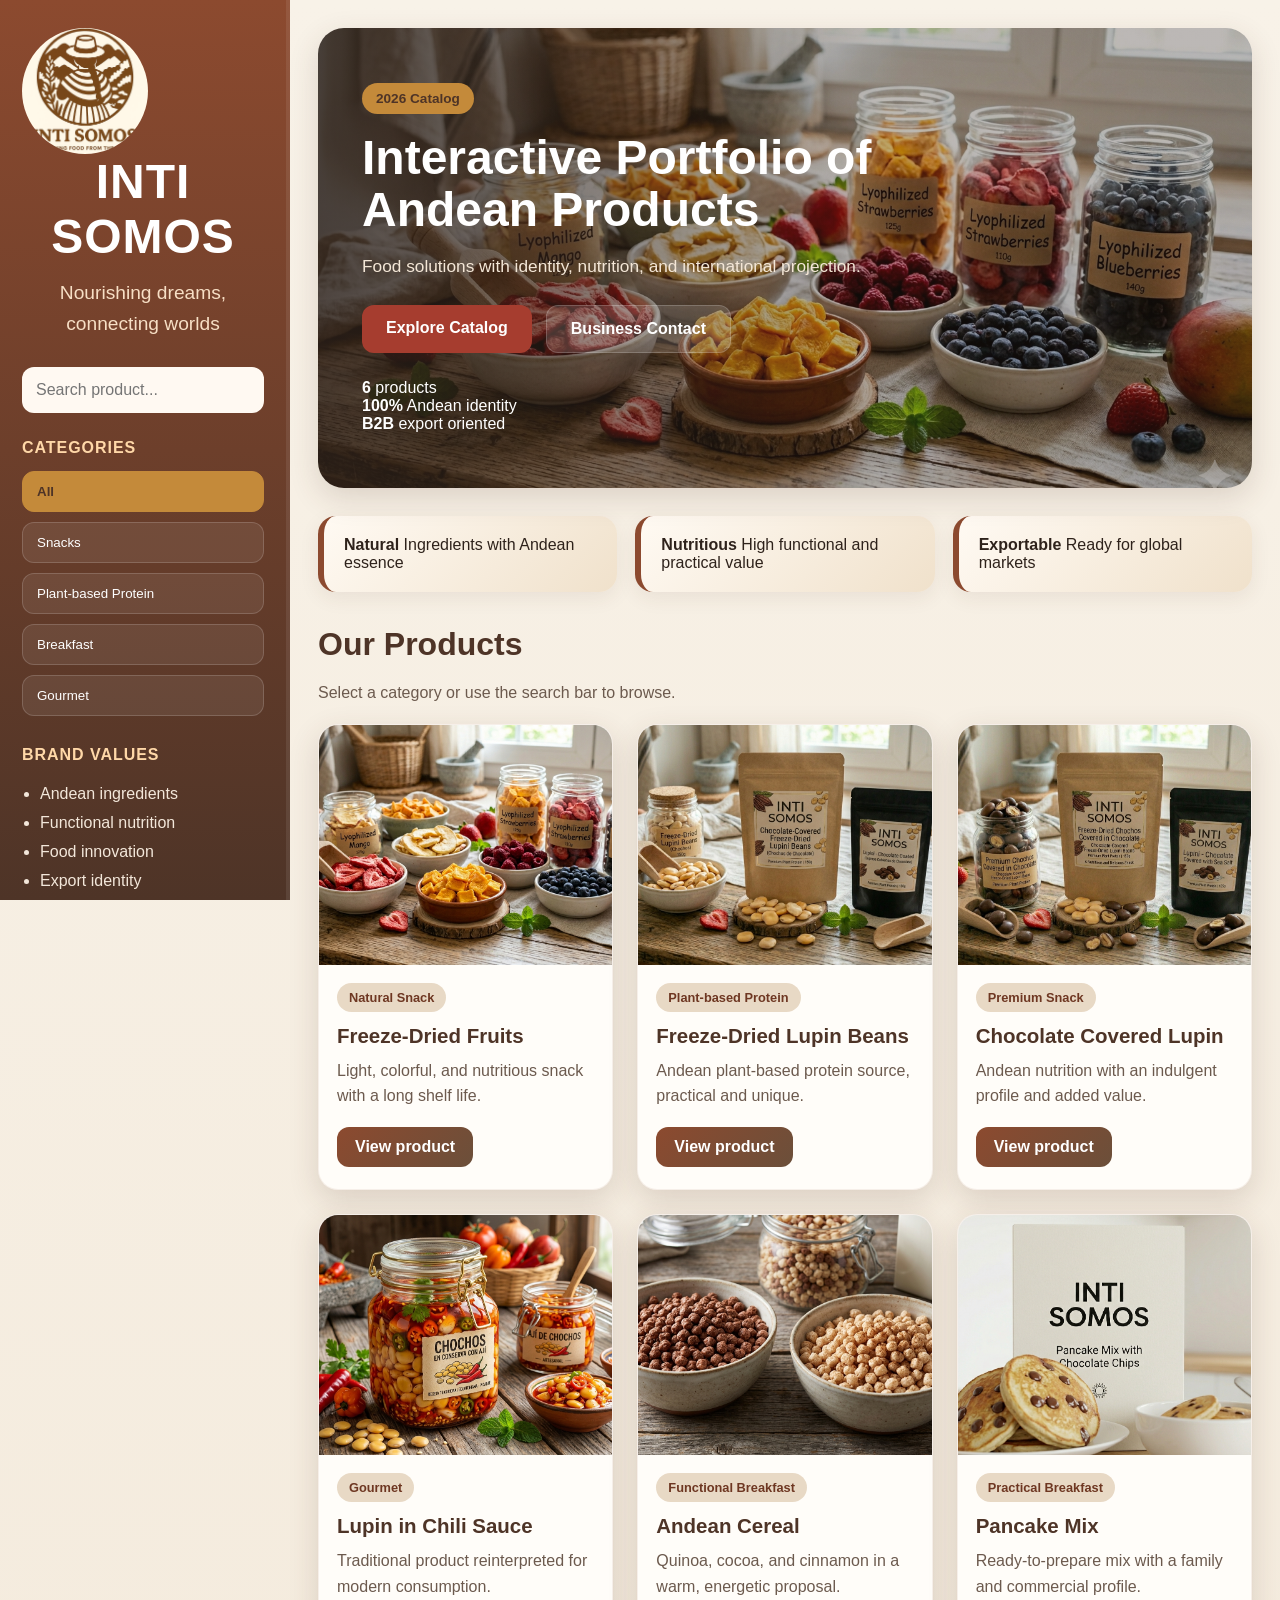
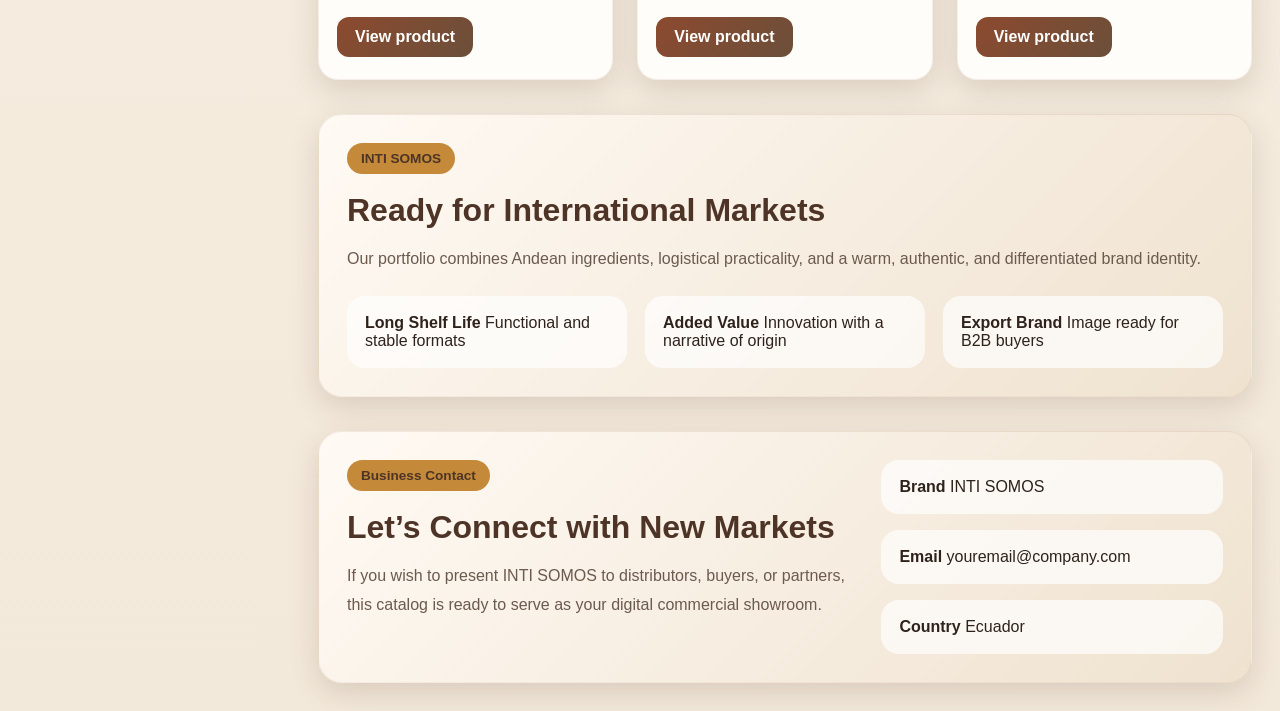
<file: index.html>
<!DOCTYPE html>
<html lang="en">
<head>
  <meta charset="UTF-8" />
  <meta name="viewport" content="width=device-width, initial-scale=1.0" />
  <title>INTI SOMOS | Interactive Catalog</title>
  <link rel="stylesheet" href="style.css" />
</head>
<body>
  <div class="layout">

    <aside class="sidebar">
      <div class="brand-block">
        <img src="imagenes/logo.jpg" alt="INTI SOMOS Logo" class="logo" />
        <h1>INTI SOMOS</h1>
        <p class="tagline">Nourishing dreams, connecting worlds</p>
      </div>

      <div class="search-box">
        <input type="text" id="searchInput" placeholder="Search product..." />
      </div>

      <div class="menu-section">
        <h3>Categories</h3>
        <button class="filter-btn active" data-filter="all">All</button>
        <button class="filter-btn" data-filter="snack">Snacks</button>
        <button class="filter-btn" data-filter="proteina">Plant-based Protein</button>
        <button class="filter-btn" data-filter="desayuno">Breakfast</button>
        <button class="filter-btn" data-filter="gourmet">Gourmet</button>
      </div>

      <div class="menu-section">
        <h3>Brand Values</h3>
        <ul class="brand-values">
          <li>Andean ingredients</li>
          <li>Functional nutrition</li>
          <li>Food innovation</li>
          <li>Export identity</li>
        </ul>
      </div>

      <div class="menu-section sidebar-highlight">
        <h3>Target Markets</h3>
        <p>Retail, export, food service, gifting, and private labels.</p>
      </div>
    </aside>

    <main class="main-content">
      <section class="hero">
        <div class="hero-overlay">
          <div class="hero-text">
            <span class="badge">2026 Catalog</span>
            <h2>Interactive Portfolio of Andean Products</h2>
            <p>
              Food solutions with identity, nutrition, and international projection.
            </p>

            <div class="hero-actions">
              <a href="#productos" class="hero-btn">Explore Catalog</a>
              <a href="#contacto" class="hero-btn secondary">Business Contact</a>
            </div>

            <div class="hero-stats">
              <div class="stat-box">
                <strong>6</strong>
                <span>products</span>
              </div>
              <div class="stat-box">
                <strong>100%</strong>
                <span>Andean identity</span>
              </div>
              <div class="stat-box">
                <strong>B2B</strong>
                <span>export oriented</span>
              </div>
            </div>
          </div>
        </div>
      </section>

      <section class="intro-strip">
        <div class="intro-card">
          <strong>Natural</strong>
          <span>Ingredients with Andean essence</span>
        </div>
        <div class="intro-card">
          <strong>Nutritious</strong>
          <span>High functional and practical value</span>
        </div>
        <div class="intro-card">
          <strong>Exportable</strong>
          <span>Ready for global markets</span>
        </div>
      </section>

      <section class="products-section" id="productos">
        <div class="section-header">
          <h2>Our Products</h2>
          <p>Select a category or use the search bar to browse.</p>
        </div>

        <div class="products" id="productGrid">

          <article class="card" data-category="snack" data-name="freeze dried fruit snack natural liofilizada">
            <img src="imagenes/fruta.jpg" alt="Freeze-Dried Fruits">
            <div class="card-content">
              <span class="card-label">Natural Snack</span>
              <h3>Freeze-Dried Fruits</h3>
              <p>Light, colorful, and nutritious snack with a long shelf life.</p>
              <a href="productos-html/frutas-liofilizadas.html">View product</a>
            </div>
          </article>

          <article class="card" data-category="proteina" data-name="freeze dried lupin beans protein vegetal chochos">
            <img src="imagenes/lupin.jpg" alt="Freeze-Dried Lupin">
            <div class="card-content">
              <span class="card-label">Plant-based Protein</span>
              <h3>Freeze-Dried Lupin Beans</h3>
              <p>Andean plant-based protein source, practical and unique.</p>
              <a href="productos-html/chochos-liofilizados.html">View product</a>
            </div>
          </article>

          <article class="card" data-category="snack" data-name="chocolate lupin snack premium cacao chochos">
            <img src="imagenes/chocolate.jpg" alt="Chocolate Covered Lupin">
            <div class="card-content">
              <span class="card-label">Premium Snack</span>
              <h3>Chocolate Covered Lupin</h3>
              <p>Andean nutrition with an indulgent profile and added value.</p>
              <a href="productos-html/chochos-chocolate.html">View product</a>
            </div>
          </article>

          <article class="card" data-category="gourmet" data-name="lupin chili spicy gourmet preserve chochos">
            <img src="imagenes/spaicy.jpg" alt="Lupin in Chili Sauce">
            <div class="card-content">
              <span class="card-label">Gourmet</span>
              <h3>Lupin in Chili Sauce</h3>
              <p>Traditional product reinterpreted for modern consumption.</p>
              <a href="productos-html/chochos-aji.html">View product</a>
            </div>
          </article>

          <article class="card" data-category="desayuno" data-name="andean cereal breakfast quinoa chocolate cinnamon">
            <img src="imagenes/CEREAL.jpg" alt="Andean Cereal">
            <div class="card-content">
              <span class="card-label">Functional Breakfast</span>
              <h3>Andean Cereal</h3>
              <p>Quinoa, cocoa, and cinnamon in a warm, energetic proposal.</p>
              <a href="productos-html/cereal-andino.html">View product</a>
            </div>
          </article>

          <article class="card" data-category="desayuno" data-name="pancake mix breakfast chocolate chips">
            <img src="imagenes/pancak.jpg" alt="Pancake Mix">
            <div class="card-content">
              <span class="card-label">Practical Breakfast</span>
              <h3>Pancake Mix</h3>
              <p>Ready-to-prepare mix with a family and commercial profile.</p>
              <a href="productos-html/pancake-mix.html">View product</a>
            </div>
          </article>

        </div>
      </section>

      <section class="export-section">
        <div class="export-card">
          <span class="mini-badge">INTI SOMOS</span>
          <h2>Ready for International Markets</h2>
          <p>
            Our portfolio combines Andean ingredients, logistical practicality,
            and a warm, authentic, and differentiated brand identity.
          </p>

          <div class="export-grid">
            <div class="export-item">
              <strong>Long Shelf Life</strong>
              <span>Functional and stable formats</span>
            </div>
            <div class="export-item">
              <strong>Added Value</strong>
              <span>Innovation with a narrative of origin</span>
            </div>
            <div class="export-item">
              <strong>Export Brand</strong>
              <span>Image ready for B2B buyers</span>
            </div>
          </div>
        </div>
      </section>

      <section class="contact-section" id="contacto">
        <div class="contact-card">
          <div>
            <span class="mini-badge">Business Contact</span>
            <h2>Let’s Connect with New Markets</h2>
            <p>
              If you wish to present INTI SOMOS to distributors, buyers, or partners,
              this catalog is ready to serve as your digital commercial showroom.
            </p>
          </div>

          <div class="contact-info">
            <div class="contact-item">
              <strong>Brand</strong>
              <span>INTI SOMOS</span>
            </div>
            <div class="contact-item">
              <strong>Email</strong>
              <span>youremail@company.com</span>
            </div>
            <div class="contact-item">
              <strong>Country</strong>
              <span>Ecuador</span>
            </div>
          </div>
        </div>
      </section>

    </main>
  </div>

  <button id="scrollTopBtn" class="scroll-top-btn" aria-label="Back to top">↑</button>

  <script src="script.js"></script>
</body>
</html>
</file>
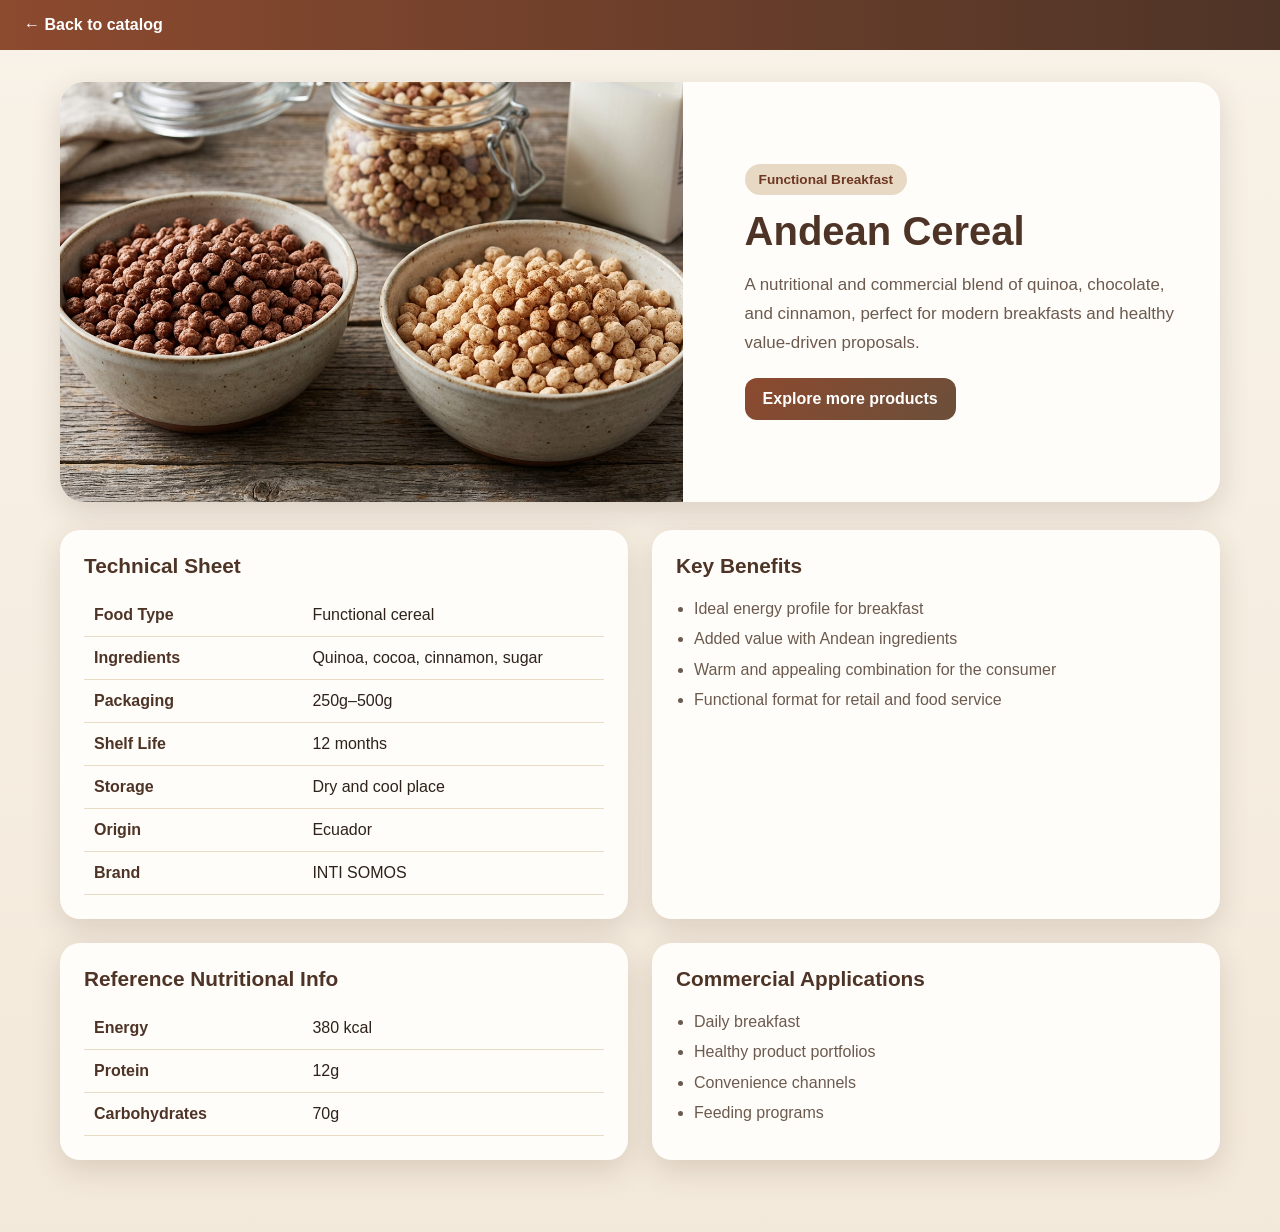
<file: productos-html/cereal-andino.html>
<!DOCTYPE html>
<html lang="en">
<head>
  <meta charset="UTF-8" />
  <meta name="viewport" content="width=device-width, initial-scale=1.0" />
  <title>Andean Cereal | INTI SOMOS</title>
  <style>
    :root{--terracota:#8C4A2F;--terracota-dark:#6E3722;--chocolate:#4E3427;--cacao:#6B4F3A;--arena:#E8D9C5;--crema:#F7F1E8;--oliva:#7A8450;--mostaza:#C48A3A;--arcilla:#A63D2F;--blanco:#FFFDF9;--texto:#2E221B;--gris:#6C5A4E;--sombra:0 10px 30px rgba(78,52,39,.16);}
    *{box-sizing:border-box} body{margin:0;font-family:"Segoe UI",Arial,sans-serif;color:var(--texto);background:linear-gradient(180deg,#f8f2e8 0%,#f3e9da 100%);}
    .topbar{background:linear-gradient(90deg,var(--terracota),var(--chocolate));padding:16px 24px}.topbar a{color:#fff;text-decoration:none;font-weight:700}
    .container{max-width:1200px;margin:32px auto;padding:0 20px 40px}.hero{display:grid;grid-template-columns:1.1fr .9fr;gap:28px;align-items:center;background:var(--blanco);border-radius:24px;overflow:hidden;box-shadow:var(--sombra)}
    .hero img{width:100%;height:100%;min-height:420px;object-fit:cover;display:block}.hero-content{padding:34px}.eyebrow{display:inline-block;background:var(--arena);color:var(--terracota-dark);padding:8px 14px;border-radius:999px;font-size:.85rem;font-weight:700;margin-bottom:14px}
    h1{margin:0 0 12px;color:var(--chocolate);font-size:2.5rem}.subtitle{color:var(--gris);font-size:1.06rem;line-height:1.7;margin-bottom:20px}.cta{display:inline-block;background:linear-gradient(135deg,var(--terracota),var(--cacao));color:#fff;text-decoration:none;padding:12px 18px;border-radius:12px;font-weight:700}
    .grid{display:grid;grid-template-columns:repeat(2,1fr);gap:24px;margin-top:28px}.card{background:var(--blanco);border-radius:20px;padding:24px;box-shadow:var(--sombra)}.card h2{margin:0 0 16px;color:var(--chocolate);font-size:1.3rem}
    .spec-list,.benefit-list{margin:0;padding-left:18px;line-height:1.9;color:var(--gris)}.spec-table{width:100%;border-collapse:collapse}.spec-table td{padding:12px 10px;border-bottom:1px solid #eadbc7;vertical-align:top}.spec-table td:first-child{font-weight:700;color:var(--chocolate);width:42%}
    @media (max-width:900px){.hero{grid-template-columns:1fr}.grid{grid-template-columns:1fr}.hero img{min-height:280px}h1{font-size:2rem}}
  </style>
</head>
<body>
  <div class="topbar"><a href="../index.html">← Back to catalog</a></div>
  <div class="container">
    <section class="hero">
      <img src="../imagenes/CEREAL.jpg" alt="Andean Cereal">
      <div class="hero-content">
        <span class="eyebrow">Functional Breakfast</span>
        <h1>Andean Cereal</h1>
        <p class="subtitle">
          A nutritional and commercial blend of quinoa, chocolate, and cinnamon, 
          perfect for modern breakfasts and healthy value-driven proposals.
        </p>
        <a class="cta" href="../index.html#productos">Explore more products</a>
      </div>
    </section>

    <section class="grid">
      <article class="card">
        <h2>Technical Sheet</h2>
        <table class="spec-table">
          <tr><td>Food Type</td><td>Functional cereal</td></tr>
          <tr><td>Ingredients</td><td>Quinoa, cocoa, cinnamon, sugar</td></tr>
          <tr><td>Packaging</td><td>250g–500g</td></tr>
          <tr><td>Shelf Life</td><td>12 months</td></tr>
          <tr><td>Storage</td><td>Dry and cool place</td></tr>
          <tr><td>Origin</td><td>Ecuador</td></tr>
          <tr><td>Brand</td><td>INTI SOMOS</td></tr>
        </table>
      </article>

      <article class="card">
        <h2>Key Benefits</h2>
        <ul class="benefit-list">
          <li>Ideal energy profile for breakfast</li>
          <li>Added value with Andean ingredients</li>
          <li>Warm and appealing combination for the consumer</li>
          <li>Functional format for retail and food service</li>
        </ul>
      </article>

      <article class="card">
        <h2>Reference Nutritional Info</h2>
        <table class="spec-table">
          <tr><td>Energy</td><td>380 kcal</td></tr>
          <tr><td>Protein</td><td>12g</td></tr>
          <tr><td>Carbohydrates</td><td>70g</td></tr>
        </table>
      </article>

      <article class="card">
        <h2>Commercial Applications</h2>
        <ul class="spec-list">
          <li>Daily breakfast</li>
          <li>Healthy product portfolios</li>
          <li>Convenience channels</li>
          <li>Feeding programs</li>
        </ul>
      </article>
    </section>
  </div>
</body>
</html>
</file>
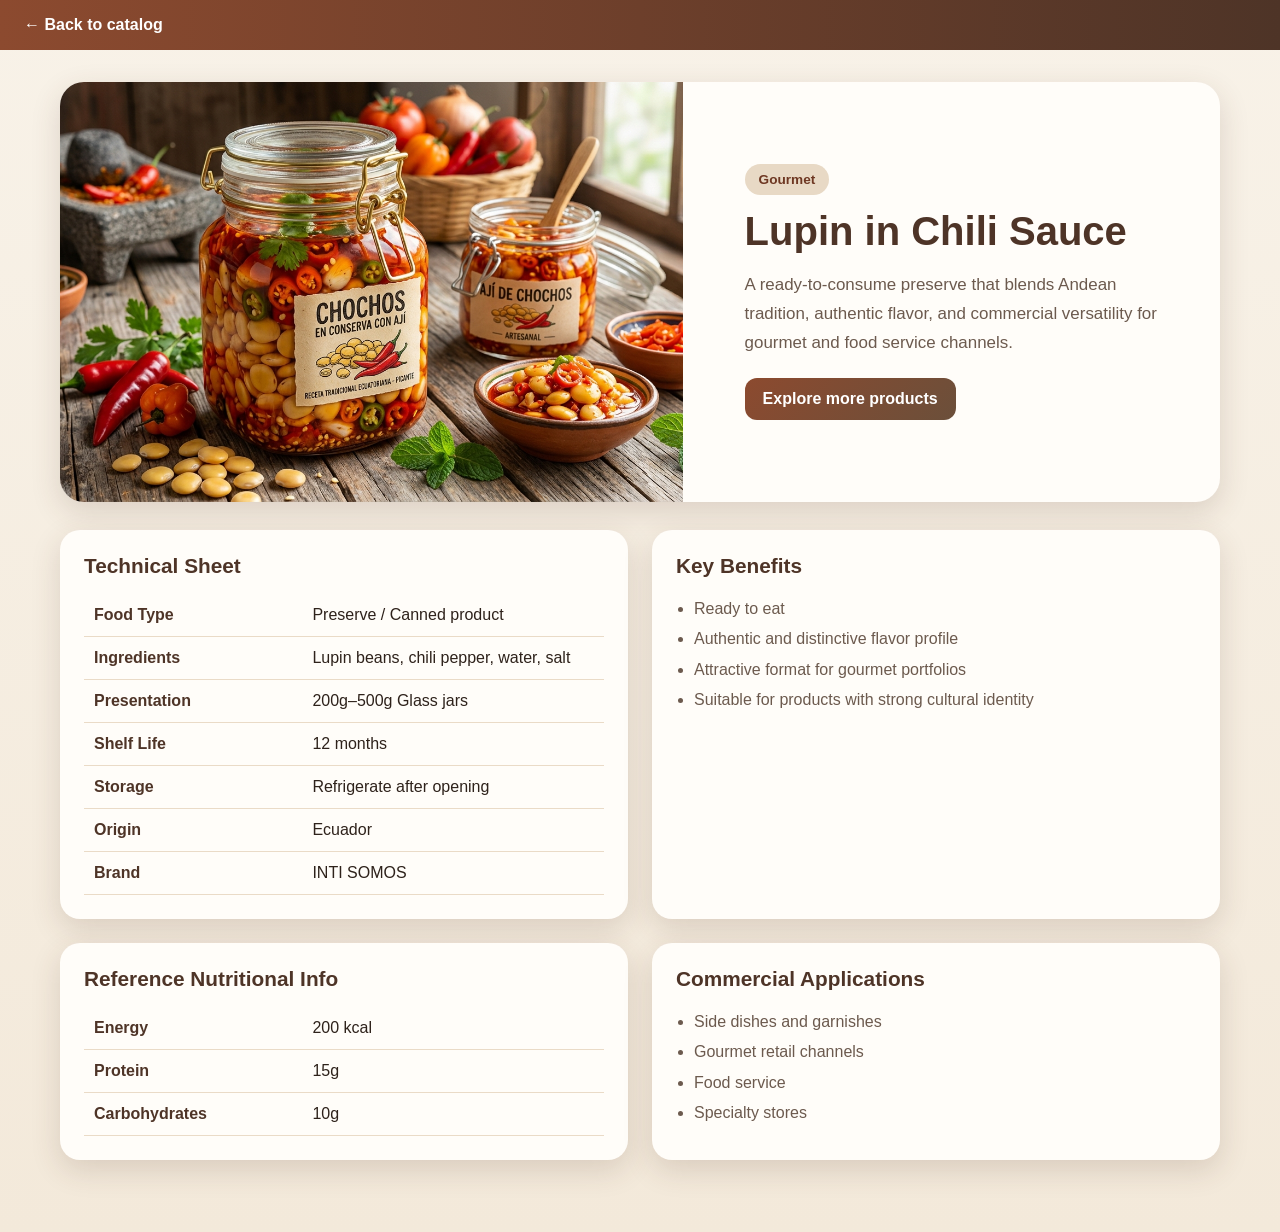
<file: productos-html/chochos-aji.html>
<!DOCTYPE html>
<html lang="en">
<head>
  <meta charset="UTF-8" />
  <meta name="viewport" content="width=device-width, initial-scale=1.0" />
  <title>Spicy Lupin Beans | INTI SOMOS</title>
  <style>
    :root{--terracota:#8C4A2F;--terracota-dark:#6E3722;--chocolate:#4E3427;--cacao:#6B4F3A;--arena:#E8D9C5;--crema:#F7F1E8;--oliva:#7A8450;--mostaza:#C48A3A;--arcilla:#A63D2F;--blanco:#FFFDF9;--texto:#2E221B;--gris:#6C5A4E;--sombra:0 10px 30px rgba(78,52,39,.16);}
    *{box-sizing:border-box} body{margin:0;font-family:"Segoe UI",Arial,sans-serif;color:var(--texto);background:linear-gradient(180deg,#f8f2e8 0%,#f3e9da 100%);}
    .topbar{background:linear-gradient(90deg,var(--terracota),var(--chocolate));padding:16px 24px}.topbar a{color:#fff;text-decoration:none;font-weight:700}
    .container{max-width:1200px;margin:32px auto;padding:0 20px 40px}.hero{display:grid;grid-template-columns:1.1fr .9fr;gap:28px;align-items:center;background:var(--blanco);border-radius:24px;overflow:hidden;box-shadow:var(--sombra)}
    .hero img{width:100%;height:100%;min-height:420px;object-fit:cover;display:block}.hero-content{padding:34px}.eyebrow{display:inline-block;background:var(--arena);color:var(--terracota-dark);padding:8px 14px;border-radius:999px;font-size:.85rem;font-weight:700;margin-bottom:14px}
    h1{margin:0 0 12px;color:var(--chocolate);font-size:2.5rem}.subtitle{color:var(--gris);font-size:1.06rem;line-height:1.7;margin-bottom:20px}.cta{display:inline-block;background:linear-gradient(135deg,var(--terracota),var(--cacao));color:#fff;text-decoration:none;padding:12px 18px;border-radius:12px;font-weight:700}
    .grid{display:grid;grid-template-columns:repeat(2,1fr);gap:24px;margin-top:28px}.card{background:var(--blanco);border-radius:20px;padding:24px;box-shadow:var(--sombra)}.card h2{margin:0 0 16px;color:var(--chocolate);font-size:1.3rem}
    .spec-list,.benefit-list{margin:0;padding-left:18px;line-height:1.9;color:var(--gris)}.spec-table{width:100%;border-collapse:collapse}.spec-table td{padding:12px 10px;border-bottom:1px solid #eadbc7;vertical-align:top}.spec-table td:first-child{font-weight:700;color:var(--chocolate);width:42%}
    @media (max-width:900px){.hero{grid-template-columns:1fr}.grid{grid-template-columns:1fr}.hero img{min-height:280px}h1{font-size:2rem}}
  </style>
</head>
<body>
  <div class="topbar"><a href="../index.html">← Back to catalog</a></div>
  <div class="container">
    <section class="hero">
      <img src="../imagenes/spaicy.jpg" alt="Spicy Lupin Beans">
      <div class="hero-content">
        <span class="eyebrow">Gourmet</span>
        <h1>Lupin in Chili Sauce</h1>
        <p class="subtitle">
          A ready-to-consume preserve that blends Andean tradition, authentic flavor, 
          and commercial versatility for gourmet and food service channels.
        </p>
        <a class="cta" href="../index.html#productos">Explore more products</a>
      </div>
    </section>

    <section class="grid">
      <article class="card">
        <h2>Technical Sheet</h2>
        <table class="spec-table">
          <tr><td>Food Type</td><td>Preserve / Canned product</td></tr>
          <tr><td>Ingredients</td><td>Lupin beans, chili pepper, water, salt</td></tr>
          <tr><td>Presentation</td><td>200g–500g Glass jars</td></tr>
          <tr><td>Shelf Life</td><td>12 months</td></tr>
          <tr><td>Storage</td><td>Refrigerate after opening</td></tr>
          <tr><td>Origin</td><td>Ecuador</td></tr>
          <tr><td>Brand</td><td>INTI SOMOS</td></tr>
        </table>
      </article>

      <article class="card">
        <h2>Key Benefits</h2>
        <ul class="benefit-list">
          <li>Ready to eat</li>
          <li>Authentic and distinctive flavor profile</li>
          <li>Attractive format for gourmet portfolios</li>
          <li>Suitable for products with strong cultural identity</li>
        </ul>
      </article>

      <article class="card">
        <h2>Reference Nutritional Info</h2>
        <table class="spec-table">
          <tr><td>Energy</td><td>200 kcal</td></tr>
          <tr><td>Protein</td><td>15g</td></tr>
          <tr><td>Carbohydrates</td><td>10g</td></tr>
        </table>
      </article>

      <article class="card">
        <h2>Commercial Applications</h2>
        <ul class="spec-list">
          <li>Side dishes and garnishes</li>
          <li>Gourmet retail channels</li>
          <li>Food service</li>
          <li>Specialty stores</li>
        </ul>
      </article>
    </section>
  </div>
</body>
</html>
</file>
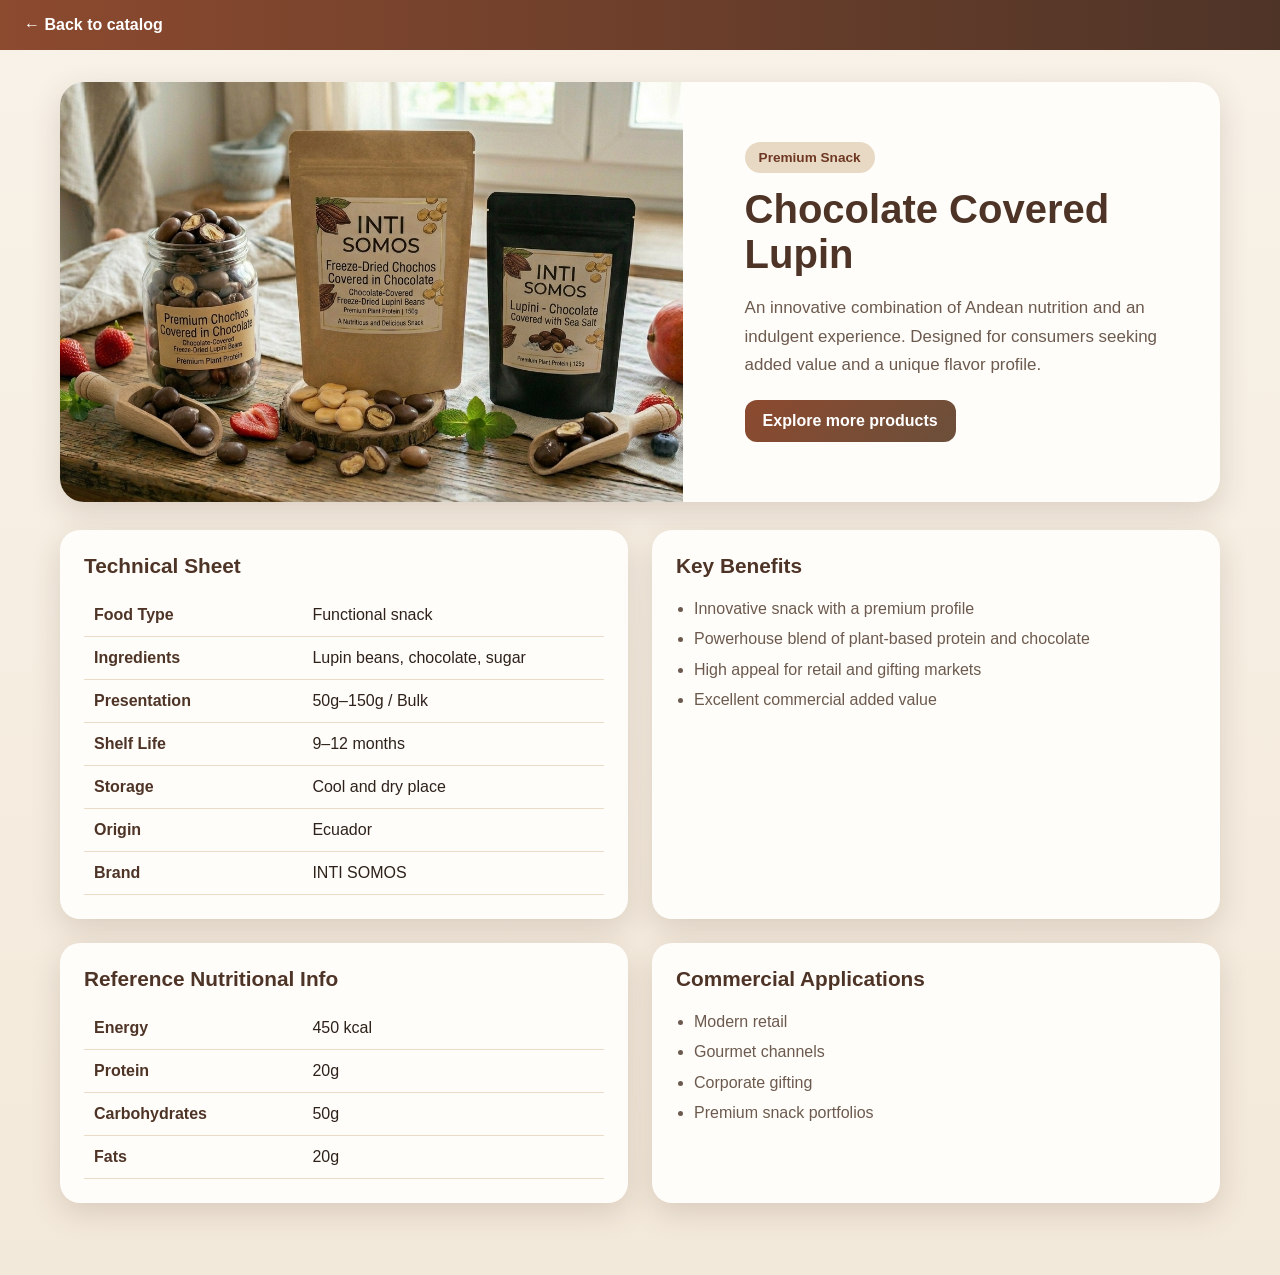
<file: productos-html/chochos-chocolate.html>
<!DOCTYPE html>
<html lang="en">
<head>
  <meta charset="UTF-8" />
  <meta name="viewport" content="width=device-width, initial-scale=1.0" />
  <title>Chocolate Covered Lupin | INTI SOMOS</title>
  <style>
    :root{--terracota:#8C4A2F;--terracota-dark:#6E3722;--chocolate:#4E3427;--cacao:#6B4F3A;--arena:#E8D9C5;--crema:#F7F1E8;--oliva:#7A8450;--mostaza:#C48A3A;--arcilla:#A63D2F;--blanco:#FFFDF9;--texto:#2E221B;--gris:#6C5A4E;--sombra:0 10px 30px rgba(78,52,39,.16);}
    *{box-sizing:border-box} body{margin:0;font-family:"Segoe UI",Arial,sans-serif;color:var(--texto);background:linear-gradient(180deg,#f8f2e8 0%,#f3e9da 100%);}
    .topbar{background:linear-gradient(90deg,var(--terracota),var(--chocolate));padding:16px 24px}.topbar a{color:#fff;text-decoration:none;font-weight:700}
    .container{max-width:1200px;margin:32px auto;padding:0 20px 40px}.hero{display:grid;grid-template-columns:1.1fr .9fr;gap:28px;align-items:center;background:var(--blanco);border-radius:24px;overflow:hidden;box-shadow:var(--sombra)}
    .hero img{width:100%;height:100%;min-height:420px;object-fit:cover;display:block}.hero-content{padding:34px}.eyebrow{display:inline-block;background:var(--arena);color:var(--terracota-dark);padding:8px 14px;border-radius:999px;font-size:.85rem;font-weight:700;margin-bottom:14px}
    h1{margin:0 0 12px;color:var(--chocolate);font-size:2.5rem}.subtitle{color:var(--gris);font-size:1.06rem;line-height:1.7;margin-bottom:20px}.cta{display:inline-block;background:linear-gradient(135deg,var(--terracota),var(--cacao));color:#fff;text-decoration:none;padding:12px 18px;border-radius:12px;font-weight:700}
    .grid{display:grid;grid-template-columns:repeat(2,1fr);gap:24px;margin-top:28px}.card{background:var(--blanco);border-radius:20px;padding:24px;box-shadow:var(--sombra)}.card h2{margin:0 0 16px;color:var(--chocolate);font-size:1.3rem}
    .spec-list,.benefit-list{margin:0;padding-left:18px;line-height:1.9;color:var(--gris)}.spec-table{width:100%;border-collapse:collapse}.spec-table td{padding:12px 10px;border-bottom:1px solid #eadbc7;vertical-align:top}.spec-table td:first-child{font-weight:700;color:var(--chocolate);width:42%}
    @media (max-width:900px){.hero{grid-template-columns:1fr}.grid{grid-template-columns:1fr}.hero img{min-height:280px}h1{font-size:2rem}}
  </style>
</head>
<body>
  <div class="topbar"><a href="../index.html">← Back to catalog</a></div>
  <div class="container">
    <section class="hero">
      <img src="../imagenes/chocolate.jpg" alt="Chocolate Covered Lupin">
      <div class="hero-content">
        <span class="eyebrow">Premium Snack</span>
        <h1>Chocolate Covered Lupin</h1>
        <p class="subtitle">
          An innovative combination of Andean nutrition and an indulgent experience. 
          Designed for consumers seeking added value and a unique flavor profile.
        </p>
        <a class="cta" href="../index.html#productos">Explore more products</a>
      </div>
    </section>

    <section class="grid">
      <article class="card">
        <h2>Technical Sheet</h2>
        <table class="spec-table">
          <tr><td>Food Type</td><td>Functional snack</td></tr>
          <tr><td>Ingredients</td><td>Lupin beans, chocolate, sugar</td></tr>
          <tr><td>Presentation</td><td>50g–150g / Bulk</td></tr>
          <tr><td>Shelf Life</td><td>9–12 months</td></tr>
          <tr><td>Storage</td><td>Cool and dry place</td></tr>
          <tr><td>Origin</td><td>Ecuador</td></tr>
          <tr><td>Brand</td><td>INTI SOMOS</td></tr>
        </table>
      </article>

      <article class="card">
        <h2>Key Benefits</h2>
        <ul class="benefit-list">
          <li>Innovative snack with a premium profile</li>
          <li>Powerhouse blend of plant-based protein and chocolate</li>
          <li>High appeal for retail and gifting markets</li>
          <li>Excellent commercial added value</li>
        </ul>
      </article>

      <article class="card">
        <h2>Reference Nutritional Info</h2>
        <table class="spec-table">
          <tr><td>Energy</td><td>450 kcal</td></tr>
          <tr><td>Protein</td><td>20g</td></tr>
          <tr><td>Carbohydrates</td><td>50g</td></tr>
          <tr><td>Fats</td><td>20g</td></tr>
        </table>
      </article>

      <article class="card">
        <h2>Commercial Applications</h2>
        <ul class="spec-list">
          <li>Modern retail</li>
          <li>Gourmet channels</li>
          <li>Corporate gifting</li>
          <li>Premium snack portfolios</li>
        </ul>
      </article>
    </section>
  </div>
</body>
</html>
</file>
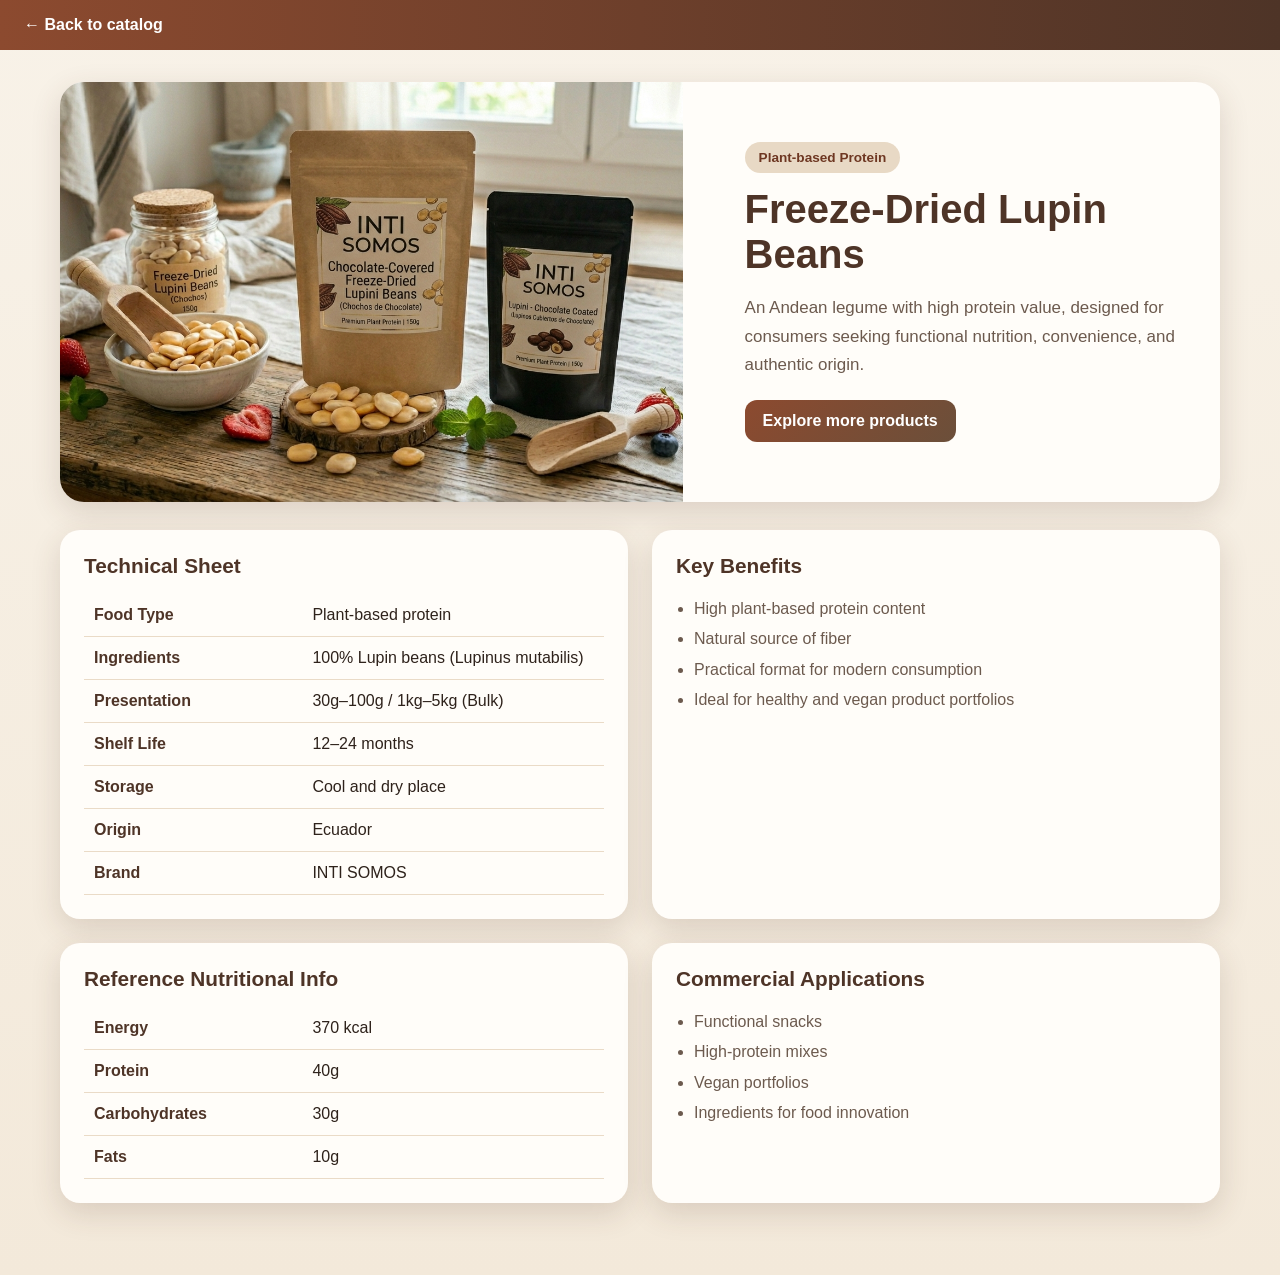
<file: productos-html/chochos-liofilizados.html>
<!DOCTYPE html>
<html lang="en">
<head>
  <meta charset="UTF-8" />
  <meta name="viewport" content="width=device-width, initial-scale=1.0" />
  <title>Freeze-Dried Lupin | INTI SOMOS</title>
  <style>
    :root{--terracota:#8C4A2F;--terracota-dark:#6E3722;--chocolate:#4E3427;--cacao:#6B4F3A;--arena:#E8D9C5;--crema:#F7F1E8;--oliva:#7A8450;--mostaza:#C48A3A;--arcilla:#A63D2F;--blanco:#FFFDF9;--texto:#2E221B;--gris:#6C5A4E;--sombra:0 10px 30px rgba(78,52,39,.16);}
    *{box-sizing:border-box} body{margin:0;font-family:"Segoe UI",Arial,sans-serif;color:var(--texto);background:linear-gradient(180deg,#f8f2e8 0%,#f3e9da 100%);}
    .topbar{background:linear-gradient(90deg,var(--terracota),var(--chocolate));padding:16px 24px}.topbar a{color:#fff;text-decoration:none;font-weight:700}
    .container{max-width:1200px;margin:32px auto;padding:0 20px 40px}.hero{display:grid;grid-template-columns:1.1fr .9fr;gap:28px;align-items:center;background:var(--blanco);border-radius:24px;overflow:hidden;box-shadow:var(--sombra)}
    .hero img{width:100%;height:100%;min-height:420px;object-fit:cover;display:block}.hero-content{padding:34px}.eyebrow{display:inline-block;background:var(--arena);color:var(--terracota-dark);padding:8px 14px;border-radius:999px;font-size:.85rem;font-weight:700;margin-bottom:14px}
    h1{margin:0 0 12px;color:var(--chocolate);font-size:2.5rem}.subtitle{color:var(--gris);font-size:1.06rem;line-height:1.7;margin-bottom:20px}.cta{display:inline-block;background:linear-gradient(135deg,var(--terracota),var(--cacao));color:#fff;text-decoration:none;padding:12px 18px;border-radius:12px;font-weight:700}
    .grid{display:grid;grid-template-columns:repeat(2,1fr);gap:24px;margin-top:28px}.card{background:var(--blanco);border-radius:20px;padding:24px;box-shadow:var(--sombra)}.card h2{margin:0 0 16px;color:var(--chocolate);font-size:1.3rem}
    .spec-list,.benefit-list{margin:0;padding-left:18px;line-height:1.9;color:var(--gris)}.spec-table{width:100%;border-collapse:collapse}.spec-table td{padding:12px 10px;border-bottom:1px solid #eadbc7;vertical-align:top}.spec-table td:first-child{font-weight:700;color:var(--chocolate);width:42%}
    @media (max-width:900px){.hero{grid-template-columns:1fr}.grid{grid-template-columns:1fr}.hero img{min-height:280px}h1{font-size:2rem}}
  </style>
</head>
<body>
  <div class="topbar"><a href="../index.html">← Back to catalog</a></div>
  <div class="container">
    <section class="hero">
      <img src="../imagenes/lupin.jpg" alt="Freeze-Dried Lupin">
      <div class="hero-content">
        <span class="eyebrow">Plant-based Protein</span>
        <h1>Freeze-Dried Lupin Beans</h1>
        <p class="subtitle">
          An Andean legume with high protein value, designed for consumers seeking 
          functional nutrition, convenience, and authentic origin.
        </p>
        <a class="cta" href="../index.html#productos">Explore more products</a>
      </div>
    </section>

    <section class="grid">
      <article class="card">
        <h2>Technical Sheet</h2>
        <table class="spec-table">
          <tr><td>Food Type</td><td>Plant-based protein</td></tr>
          <tr><td>Ingredients</td><td>100% Lupin beans (Lupinus mutabilis)</td></tr>
          <tr><td>Presentation</td><td>30g–100g / 1kg–5kg (Bulk)</td></tr>
          <tr><td>Shelf Life</td><td>12–24 months</td></tr>
          <tr><td>Storage</td><td>Cool and dry place</td></tr>
          <tr><td>Origin</td><td>Ecuador</td></tr>
          <tr><td>Brand</td><td>INTI SOMOS</td></tr>
        </table>
      </article>

      <article class="card">
        <h2>Key Benefits</h2>
        <ul class="benefit-list">
          <li>High plant-based protein content</li>
          <li>Natural source of fiber</li>
          <li>Practical format for modern consumption</li>
          <li>Ideal for healthy and vegan product portfolios</li>
        </ul>
      </article>

      <article class="card">
        <h2>Reference Nutritional Info</h2>
        <table class="spec-table">
          <tr><td>Energy</td><td>370 kcal</td></tr>
          <tr><td>Protein</td><td>40g</td></tr>
          <tr><td>Carbohydrates</td><td>30g</td></tr>
          <tr><td>Fats</td><td>10g</td></tr>
        </table>
      </article>

      <article class="card">
        <h2>Commercial Applications</h2>
        <ul class="spec-list">
          <li>Functional snacks</li>
          <li>High-protein mixes</li>
          <li>Vegan portfolios</li>
          <li>Ingredients for food innovation</li>
        </ul>
      </article>
    </section>
  </div>
</body>
</html>
</file>
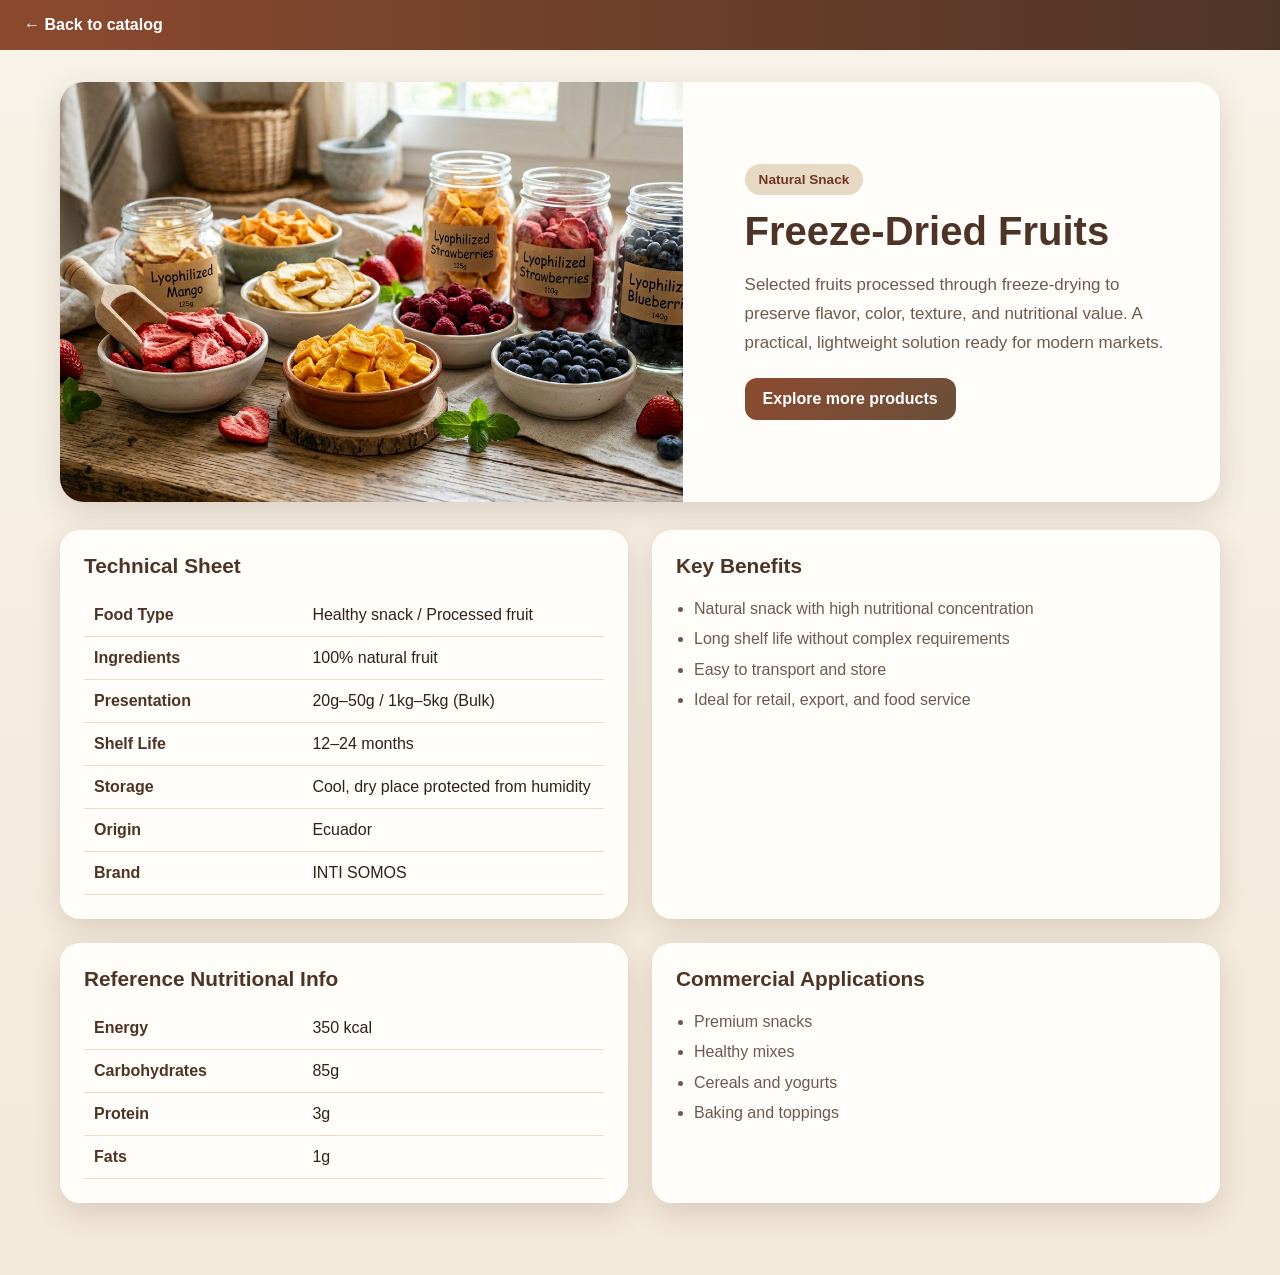
<file: productos-html/frutas-liofilizadas.html>
<!DOCTYPE html>
<html lang="en">
<head>
  <meta charset="UTF-8" />
  <meta name="viewport" content="width=device-width, initial-scale=1.0" />
  <title>Freeze-Dried Fruits | INTI SOMOS</title>
  <style>
    :root{
      --terracota:#8C4A2F;
      --terracota-dark:#6E3722;
      --chocolate:#4E3427;
      --cacao:#6B4F3A;
      --arena:#E8D9C5;
      --crema:#F7F1E8;
      --oliva:#7A8450;
      --mostaza:#C48A3A;
      --arcilla:#A63D2F;
      --blanco:#FFFDF9;
      --texto:#2E221B;
      --gris:#6C5A4E;
      --sombra:0 10px 30px rgba(78,52,39,.16);
    }
    *{box-sizing:border-box}
    body{
      margin:0;
      font-family:"Segoe UI",Arial,sans-serif;
      color:var(--texto);
      background:linear-gradient(180deg,#f8f2e8 0%,#f3e9da 100%);
    }
    .topbar{
      background:linear-gradient(90deg,var(--terracota),var(--chocolate));
      padding:16px 24px;
    }
    .topbar a{
      color:#fff;
      text-decoration:none;
      font-weight:700;
    }
    .container{
      max-width:1200px;
      margin:32px auto;
      padding:0 20px 40px;
    }
    .hero{
      display:grid;
      grid-template-columns:1.1fr .9fr;
      gap:28px;
      align-items:center;
      background:var(--blanco);
      border-radius:24px;
      overflow:hidden;
      box-shadow:var(--sombra);
    }
    .hero img{
      width:100%;
      height:100%;
      min-height:420px;
      object-fit:cover;
      display:block;
    }
    .hero-content{
      padding:34px;
    }
    .eyebrow{
      display:inline-block;
      background:var(--arena);
      color:var(--terracota-dark);
      padding:8px 14px;
      border-radius:999px;
      font-size:.85rem;
      font-weight:700;
      margin-bottom:14px;
    }
    h1{
      margin:0 0 12px;
      color:var(--chocolate);
      font-size:2.5rem;
    }
    .subtitle{
      color:var(--gris);
      font-size:1.06rem;
      line-height:1.7;
      margin-bottom:20px;
    }
    .cta{
      display:inline-block;
      background:linear-gradient(135deg,var(--terracota),var(--cacao));
      color:#fff;
      text-decoration:none;
      padding:12px 18px;
      border-radius:12px;
      font-weight:700;
    }
    .grid{
      display:grid;
      grid-template-columns:repeat(2,1fr);
      gap:24px;
      margin-top:28px;
    }
    .card{
      background:var(--blanco);
      border-radius:20px;
      padding:24px;
      box-shadow:var(--sombra);
    }
    .card h2{
      margin:0 0 16px;
      color:var(--chocolate);
      font-size:1.3rem;
    }
    .spec-list, .benefit-list{
      margin:0;
      padding-left:18px;
      line-height:1.9;
      color:var(--gris);
    }
    .spec-table{
      width:100%;
      border-collapse:collapse;
    }
    .spec-table td{
      padding:12px 10px;
      border-bottom:1px solid #eadbc7;
      vertical-align:top;
    }
    .spec-table td:first-child{
      font-weight:700;
      color:var(--chocolate);
      width:42%;
    }
    @media (max-width: 900px){
      .hero{grid-template-columns:1fr}
      .grid{grid-template-columns:1fr}
      .hero img{min-height:280px}
      h1{font-size:2rem}
    }
  </style>
</head>
<body>
  <div class="topbar">
    <a href="../index.html">← Back to catalog</a>
  </div>

  <div class="container">
    <section class="hero">
      <img src="../imagenes/fruta.jpg" alt="Freeze-Dried Fruits">
      <div class="hero-content">
        <span class="eyebrow">Natural Snack</span>
        <h1>Freeze-Dried Fruits</h1>
        <p class="subtitle">
          Selected fruits processed through freeze-drying to preserve flavor, color,
          texture, and nutritional value. A practical, lightweight solution ready for
          modern markets.
        </p>
        <a class="cta" href="../index.html#productos">Explore more products</a>
      </div>
    </section>

    <section class="grid">
      <article class="card">
        <h2>Technical Sheet</h2>
        <table class="spec-table">
          <tr><td>Food Type</td><td>Healthy snack / Processed fruit</td></tr>
          <tr><td>Ingredients</td><td>100% natural fruit</td></tr>
          <tr><td>Presentation</td><td>20g–50g / 1kg–5kg (Bulk)</td></tr>
          <tr><td>Shelf Life</td><td>12–24 months</td></tr>
          <tr><td>Storage</td><td>Cool, dry place protected from humidity</td></tr>
          <tr><td>Origin</td><td>Ecuador</td></tr>
          <tr><td>Brand</td><td>INTI SOMOS</td></tr>
        </table>
      </article>

      <article class="card">
        <h2>Key Benefits</h2>
        <ul class="benefit-list">
          <li>Natural snack with high nutritional concentration</li>
          <li>Long shelf life without complex requirements</li>
          <li>Easy to transport and store</li>
          <li>Ideal for retail, export, and food service</li>
        </ul>
      </article>

      <article class="card">
        <h2>Reference Nutritional Info</h2>
        <table class="spec-table">
          <tr><td>Energy</td><td>350 kcal</td></tr>
          <tr><td>Carbohydrates</td><td>85g</td></tr>
          <tr><td>Protein</td><td>3g</td></tr>
          <tr><td>Fats</td><td>1g</td></tr>
        </table>
      </article>

      <article class="card">
        <h2>Commercial Applications</h2>
        <ul class="spec-list">
          <li>Premium snacks</li>
          <li>Healthy mixes</li>
          <li>Cereals and yogurts</li>
          <li>Baking and toppings</li>
        </ul>
      </article>
    </section>
  </div>
</body>
</html>
</file>
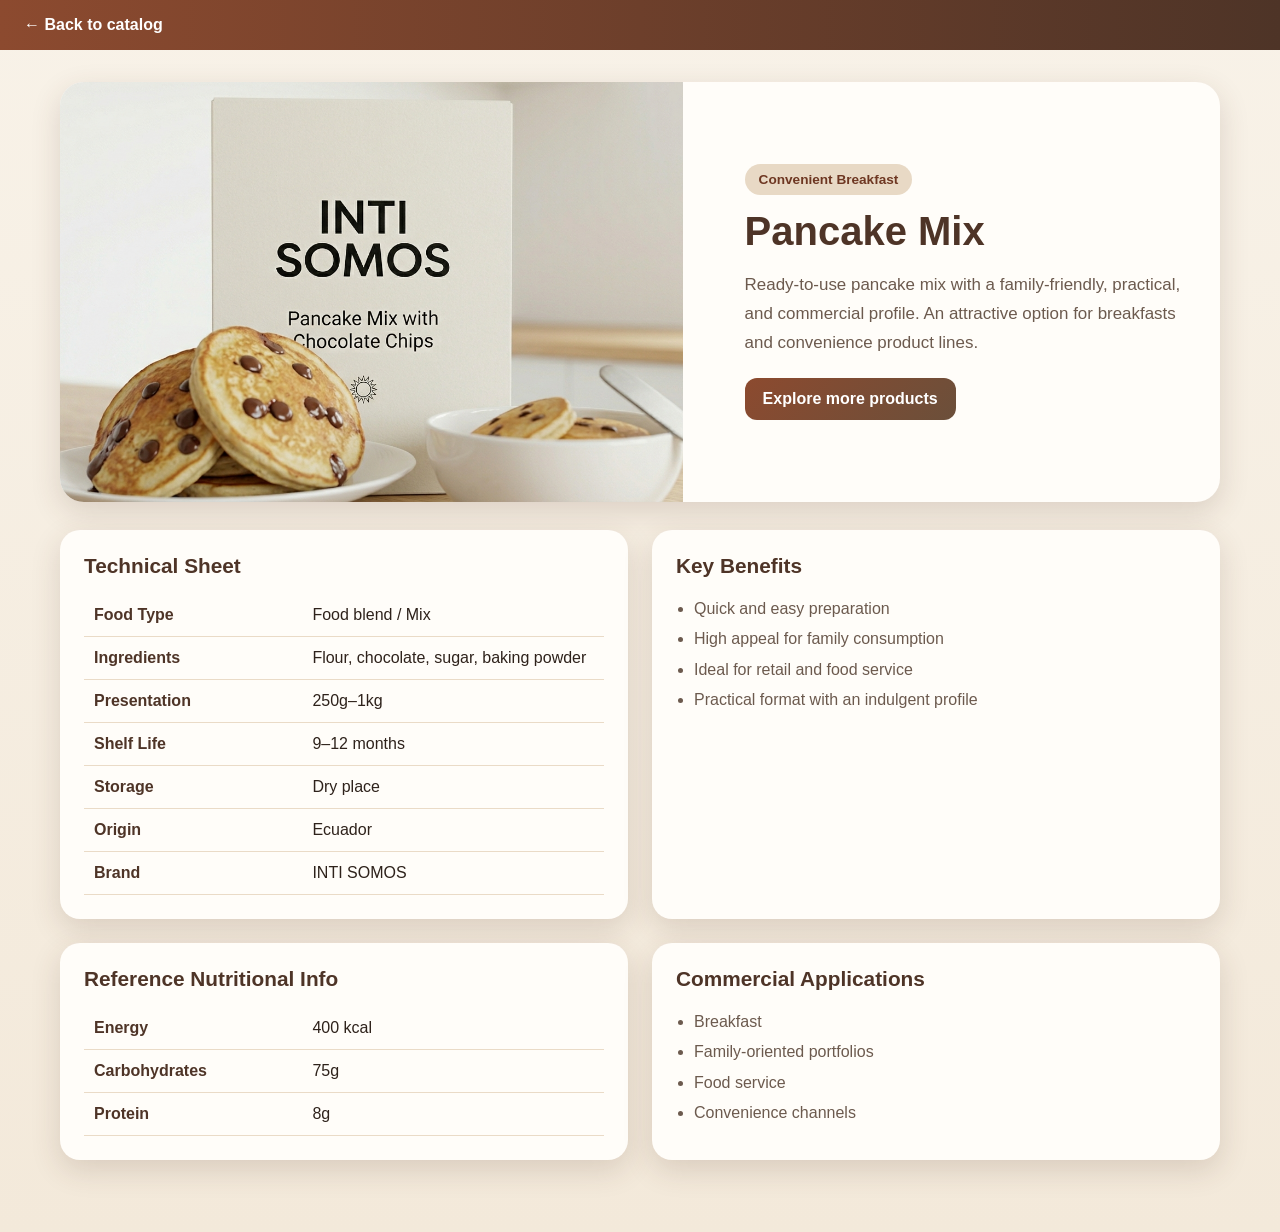
<file: productos-html/pancake-mix.html>
<!DOCTYPE html>
<html lang="en">
<head>
  <meta charset="UTF-8" />
  <meta name="viewport" content="width=device-width, initial-scale=1.0" />
  <title>Pancake Mix | INTI SOMOS</title>
  <style>
    :root{--terracota:#8C4A2F;--terracota-dark:#6E3722;--chocolate:#4E3427;--cacao:#6B4F3A;--arena:#E8D9C5;--crema:#F7F1E8;--oliva:#7A8450;--mostaza:#C48A3A;--arcilla:#A63D2F;--blanco:#FFFDF9;--texto:#2E221B;--gris:#6C5A4E;--sombra:0 10px 30px rgba(78,52,39,.16);}
    *{box-sizing:border-box} body{margin:0;font-family:"Segoe UI",Arial,sans-serif;color:var(--texto);background:linear-gradient(180deg,#f8f2e8 0%,#f3e9da 100%);}
    .topbar{background:linear-gradient(90deg,var(--terracota),var(--chocolate));padding:16px 24px}.topbar a{color:#fff;text-decoration:none;font-weight:700}
    .container{max-width:1200px;margin:32px auto;padding:0 20px 40px}.hero{display:grid;grid-template-columns:1.1fr .9fr;gap:28px;align-items:center;background:var(--blanco);border-radius:24px;overflow:hidden;box-shadow:var(--sombra)}
    .hero img{width:100%;height:100%;min-height:420px;object-fit:cover;display:block}.hero-content{padding:34px}.eyebrow{display:inline-block;background:var(--arena);color:var(--terracota-dark);padding:8px 14px;border-radius:999px;font-size:.85rem;font-weight:700;margin-bottom:14px}
    h1{margin:0 0 12px;color:var(--chocolate);font-size:2.5rem}.subtitle{color:var(--gris);font-size:1.06rem;line-height:1.7;margin-bottom:20px}.cta{display:inline-block;background:linear-gradient(135deg,var(--terracota),var(--cacao));color:#fff;text-decoration:none;padding:12px 18px;border-radius:12px;font-weight:700}
    .grid{display:grid;grid-template-columns:repeat(2,1fr);gap:24px;margin-top:28px}.card{background:var(--blanco);border-radius:20px;padding:24px;box-shadow:var(--sombra)}.card h2{margin:0 0 16px;color:var(--chocolate);font-size:1.3rem}
    .spec-list,.benefit-list{margin:0;padding-left:18px;line-height:1.9;color:var(--gris)}.spec-table{width:100%;border-collapse:collapse}.spec-table td{padding:12px 10px;border-bottom:1px solid #eadbc7;vertical-align:top}.spec-table td:first-child{font-weight:700;color:var(--chocolate);width:42%}
    @media (max-width:900px){.hero{grid-template-columns:1fr}.grid{grid-template-columns:1fr}.hero img{min-height:280px}h1{font-size:2rem}}
  </style>
</head>
<body>
  <div class="topbar"><a href="../index.html">← Back to catalog</a></div>
  <div class="container">
    <section class="hero">
      <img src="../imagenes/pancak.jpg" alt="Pancake Mix">
      <div class="hero-content">
        <span class="eyebrow">Convenient Breakfast</span>
        <h1>Pancake Mix</h1>
        <p class="subtitle">
          Ready-to-use pancake mix with a family-friendly, practical, and commercial profile. 
          An attractive option for breakfasts and convenience product lines.
        </p>
        <a class="cta" href="../index.html#productos">Explore more products</a>
      </div>
    </section>

    <section class="grid">
      <article class="card">
        <h2>Technical Sheet</h2>
        <table class="spec-table">
          <tr><td>Food Type</td><td>Food blend / Mix</td></tr>
          <tr><td>Ingredients</td><td>Flour, chocolate, sugar, baking powder</td></tr>
          <tr><td>Presentation</td><td>250g–1kg</td></tr>
          <tr><td>Shelf Life</td><td>9–12 months</td></tr>
          <tr><td>Storage</td><td>Dry place</td></tr>
          <tr><td>Origin</td><td>Ecuador</td></tr>
          <tr><td>Brand</td><td>INTI SOMOS</td></tr>
        </table>
      </article>

      <article class="card">
        <h2>Key Benefits</h2>
        <ul class="benefit-list">
          <li>Quick and easy preparation</li>
          <li>High appeal for family consumption</li>
          <li>Ideal for retail and food service</li>
          <li>Practical format with an indulgent profile</li>
        </ul>
      </article>

      <article class="card">
        <h2>Reference Nutritional Info</h2>
        <table class="spec-table">
          <tr><td>Energy</td><td>400 kcal</td></tr>
          <tr><td>Carbohydrates</td><td>75g</td></tr>
          <tr><td>Protein</td><td>8g</td></tr>
        </table>
      </article>

      <article class="card">
        <h2>Commercial Applications</h2>
        <ul class="spec-list">
          <li>Breakfast</li>
          <li>Family-oriented portfolios</li>
          <li>Food service</li>
          <li>Convenience channels</li>
        </ul>
      </article>
    </section>
  </div>
</body>
</html>
</file>
<file: style.css>
:root {
  /* Color Palette */
  --terracotta: #8C4A2F;
  --terracotta-dark: #6E3722;
  --chocolate: #4E3427;
  --cocoa: #6B4F3A;
  --sand: #E8D9C5;
  --cream: #F7F1E8;
  --olive: #7A8450;
  --mustard: #C48A3A;
  --clay: #A63D2F;
  --white: #FFFDF9;
  --text: #2E221B;
  --gray: #6C5A4E;
  
  /* Effects */
  --shadow: 0 10px 30px rgba(78, 52, 39, 0.16);
  --radius: 18px;
}

* {
  box-sizing: border-box;
}

html {
  scroll-behavior: smooth;
}

body {
  margin: 0;
  font-family: "Segoe UI", Arial, sans-serif;
  background: linear-gradient(180deg, #f8f2e8 0%, #f3e9da 100%);
  color: var(--text);
}

/* --- Layout Structure --- */

.layout {
  display: grid;
  grid-template-columns: 290px 1fr;
  min-height: 100vh;
}

/* --- Sidebar --- */

.sidebar {
  background: linear-gradient(180deg, var(--terracotta) 0%, var(--chocolate) 100%);
  color: white;
  padding: 28px 22px;
  position: sticky;
  top: 0;
  height: 100vh;
  overflow-y: auto;
  border-right: 4px solid rgba(255,255,255,0.08);
}

.brand-block {
  text-align: center;
  margin-bottom: 28px;
}

.logo-frame {
  width: 150px;
  height: 150px;
  margin: 0 auto 18px;
  border-radius: 50%;
  padding: 10px;
  background: linear-gradient(135deg, #fffaf3, #e8d9c5);
  box-shadow: 0 12px 30px rgba(0,0,0,0.18), inset 0 0 0 3px rgba(255,255,255,0.45);
  display: flex;
  align-items: center;
  justify-content: center;
}

.logo {
  width: 126px;
  height: 126px;
  border-radius: 50%;
  object-fit: cover;
  background: white;
  display: block;
}

.brand-block h1 {
  margin: 0;
  font-size: 3rem;
  letter-spacing: 1px;
  font-weight: 800;
}

.tagline {
  font-size: 1.2rem;
  color: #f7dfc5;
  line-height: 1.6;
  margin-top: 14px;
  max-width: 240px;
  margin-left: auto;
  margin-right: auto;
}

.search-box {
  margin: 22px 0 26px;
}

.search-box input {
  width: 100%;
  padding: 14px;
  border: none;
  border-radius: 12px;
  font-size: 1rem;
  outline: none;
  background: #fff9f2;
  color: var(--text);
}

.menu-section {
  margin-bottom: 30px;
}

.menu-section h3 {
  margin-bottom: 14px;
  font-size: 1rem;
  color: #ffd8a8;
  text-transform: uppercase;
  letter-spacing: 0.06em;
}

.filter-btn {
  width: 100%;
  display: block;
  margin-bottom: 10px;
  padding: 12px 14px;
  border: 1px solid rgba(255,255,255,0.16);
  background: rgba(255,255,255,0.08);
  color: white;
  border-radius: 12px;
  cursor: pointer;
  text-align: left;
  transition: all 0.25s ease;
}

.filter-btn:hover,
.filter-btn.active {
  background: var(--mustard);
  color: var(--chocolate);
  border-color: var(--mustard);
  font-weight: 700;
}

.brand-values {
  padding-left: 18px;
  color: #f3e7da;
  line-height: 1.8;
}

.sidebar-highlight {
  background: rgba(255,255,255,0.08);
  border: 1px solid rgba(255,255,255,0.12);
  padding: 16px;
  border-radius: 16px;
}

.sidebar-highlight p {
  margin: 0;
  line-height: 1.7;
  color: #f3e7da;
}

/* --- Main Content --- */

.main-content {
  padding: 28px;
}

.hero {
  position: relative;
  min-height: 460px;
  border-radius: 26px;
  overflow: hidden;
  background:
    linear-gradient(90deg, rgba(46, 34, 27, 0.82) 0%, rgba(46, 34, 27, 0.32) 60%),
    url("imagenes/fruta.jpg") center/cover no-repeat;
  box-shadow: var(--shadow);
}

.hero-overlay {
  display: flex;
  align-items: center;
  min-height: 460px;
  padding: 44px;
}

.hero-text {
  max-width: 620px;
  color: white;
}

.badge,
.mini-badge {
  display: inline-block;
  background: var(--mustard);
  color: var(--chocolate);
  padding: 8px 14px;
  border-radius: 999px;
  font-size: 0.85rem;
  font-weight: 700;
  margin-bottom: 18px;
}

.hero-text h2 {
  margin: 0 0 16px;
  font-size: 3rem;
  line-height: 1.08;
}

.hero-text p {
  margin: 0 0 24px;
  font-size: 1.08rem;
  line-height: 1.7;
  color: #f4e7d7;
}

.hero-actions {
  display: flex;
  gap: 14px;
  flex-wrap: wrap;
  margin-bottom: 26px;
}

.hero-btn {
  display: inline-block;
  background: var(--clay);
  color: white;
  text-decoration: none;
  padding: 14px 24px;
  border-radius: 12px;
  font-weight: 700;
}

.hero-btn.secondary {
  background: rgba(255,255,255,0.14);
  border: 1px solid rgba(255,255,255,0.18);
}

/* --- Info Cards --- */

.intro-strip {
  display: grid;
  grid-template-columns: repeat(3, 1fr);
  gap: 18px;
  margin: 28px 0 10px;
}

.intro-card {
  background: linear-gradient(135deg, #fffaf3, #f0e1cb);
  border-left: 6px solid var(--terracotta);
  border-radius: 18px;
  padding: 20px;
  box-shadow: 0 6px 20px rgba(78, 52, 39, 0.08);
}

.products-section,
.story-section,
.export-section,
.contact-section {
  margin-top: 34px;
}

.section-header h2,
.story-card h2,
.export-card h2,
.contact-card h2 {
  margin: 0 0 12px;
  color: var(--chocolate);
  font-size: 2rem;
}

.section-header p,
.story-text p,
.export-card p,
.contact-card p {
  color: var(--gray);
  line-height: 1.8;
}

.story-card,
.export-card,
.contact-card {
  background: linear-gradient(135deg, #fffaf4, #efe2cf);
  border-radius: 24px;
  padding: 28px;
  box-shadow: var(--shadow);
  border: 1px solid rgba(140, 74, 47, 0.08);
}

/* --- Product Grid --- */

.products {
  display: grid;
  grid-template-columns: repeat(auto-fit, minmax(260px, 1fr));
  gap: 24px;
}

.card {
  background: var(--white);
  border-radius: 20px;
  overflow: hidden;
  box-shadow: var(--shadow);
  border: 1px solid rgba(140, 74, 47, 0.08);
}

.card img {
  width: 100%;
  height: 240px;
  object-fit: cover;
  display: block;
}

.card-content {
  padding: 18px 18px 22px;
}

.card-label {
  display: inline-block;
  background: var(--sand);
  color: var(--terracotta-dark);
  font-size: 0.8rem;
  font-weight: 700;
  padding: 7px 12px;
  border-radius: 999px;
  margin-bottom: 12px;
}

.card h3 {
  margin: 0 0 10px;
  color: var(--chocolate);
  font-size: 1.28rem;
}

.card p {
  margin: 0 0 18px;
  color: var(--gray);
  line-height: 1.6;
}

.card a {
  display: inline-block;
  text-decoration: none;
  background: linear-gradient(135deg, var(--terracotta), var(--cocoa));
  color: white;
  padding: 11px 18px;
  border-radius: 12px;
  font-weight: 700;
}

/* --- Export & Contact --- */

.export-grid {
  display: grid;
  grid-template-columns: repeat(3, 1fr);
  gap: 18px;
  margin-top: 22px;
}

.export-item,
.contact-item {
  background: rgba(255,255,255,0.7);
  padding: 18px;
  border-radius: 18px;
}

.contact-card {
  display: grid;
  grid-template-columns: 1.2fr 0.8fr;
  gap: 22px;
}

.contact-info {
  display: grid;
  gap: 16px;
}

/* --- Utility --- */

.hidden {
  display: none !important;
}

.scroll-top-btn {
  position: fixed;
  right: 24px;
  bottom: 24px;
  width: 52px;
  height: 52px;
  border: none;
  border-radius: 50%;
  background: linear-gradient(135deg, var(--terracotta), var(--chocolate));
  color: white;
  font-size: 1.2rem;
  cursor: pointer;
  box-shadow: var(--shadow);
  display: none;
  z-index: 999;
}

.scroll-top-btn.show {
  display: block;
}

/* --- Responsive --- */

@media (max-width: 980px) {
  .layout {
    grid-template-columns: 1fr;
  }

  .sidebar {
    position: relative;
    height: auto;
  }

  .main-content {
    padding: 18px;
  }

  .hero,
  .hero-overlay {
    min-height: 340px;
  }

  .intro-strip,
  .export-grid,
  .contact-card {
    grid-template-columns: 1fr;
  }
}
</file>
